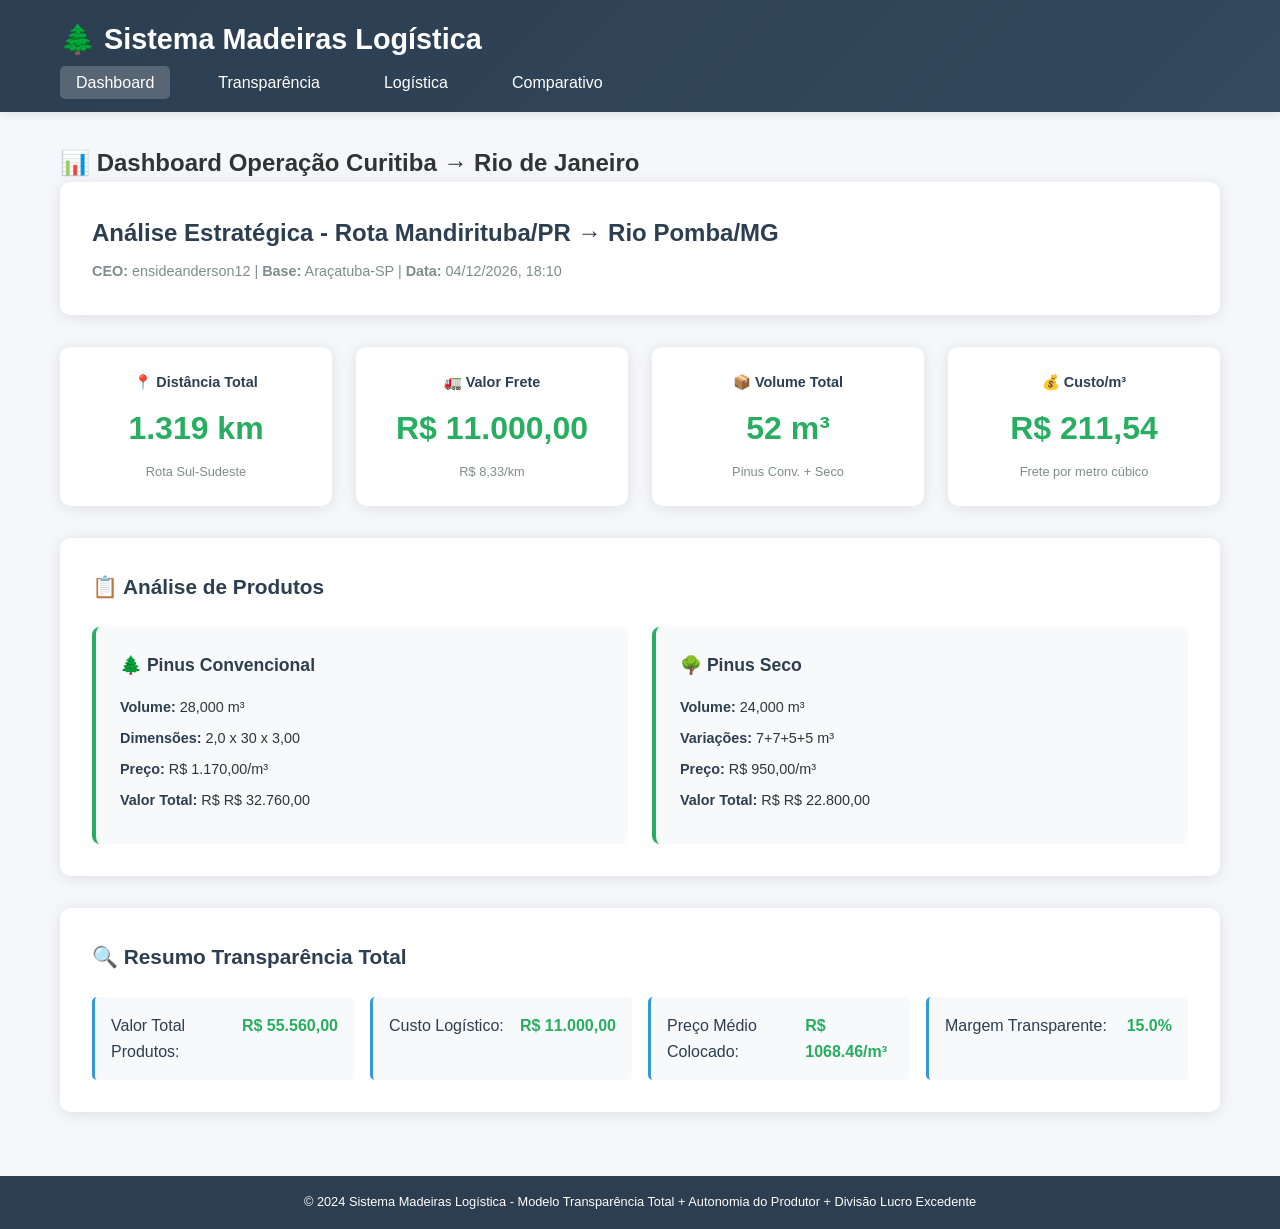
<file: index.html>
<!DOCTYPE html>
<html lang="pt-BR">
<head>
    <meta charset="UTF-8">
    <meta name="viewport" content="width=device-width, initial-scale=1.0">
    <title>Sistema Madeiras Logística - Análise Estratégica Curitiba-RJ</title>
    <link rel="stylesheet" href="assets/css/main.css">
    <link rel="stylesheet" href="assets/css/dashboard.css">
</head>
<body>
    <header class="main-header">
        <div class="container">
            <h1>🌲 Sistema Madeiras Logística</h1>
            <nav>
                <ul>
                    <li><a href="#dashboard" class="nav-link active">Dashboard</a></li>
                    <li><a href="#calculadora" class="nav-link">Transparência</a></li>
                    <li><a href="#logistica" class="nav-link">Logística</a></li>
                    <li><a href="#comparativo" class="nav-link">Comparativo</a></li>
                </ul>
            </nav>
        </div>
    </header>

    <main class="main-content">
        <!-- Dashboard Principal -->
        <section id="dashboard" class="section active">
            <div class="container">
                <h2>📊 Dashboard Operação Curitiba → Rio de Janeiro</h2>
                
                <div class="operation-header">
                    <div class="operation-info">
                        <h3>Análise Estratégica - Rota Mandirituba/PR → Rio Pomba/MG</h3>
                        <p><strong>CEO:</strong> ensideanderson12 | <strong>Base:</strong> Araçatuba-SP | <strong>Data:</strong> <span id="current-date"></span></p>
                    </div>
                </div>

                <div class="metrics-grid">
                    <div class="metric-card">
                        <h4>📍 Distância Total</h4>
                        <span class="metric-value">1.319 km</span>
                        <p>Rota Sul-Sudeste</p>
                    </div>
                    
                    <div class="metric-card">
                        <h4>🚛 Valor Frete</h4>
                        <span class="metric-value">R$ 11.000,00</span>
                        <p>R$ 8,33/km</p>
                    </div>
                    
                    <div class="metric-card">
                        <h4>📦 Volume Total</h4>
                        <span class="metric-value">52 m³</span>
                        <p>Pinus Conv. + Seco</p>
                    </div>
                    
                    <div class="metric-card">
                        <h4>💰 Custo/m³</h4>
                        <span class="metric-value">R$ 211,54</span>
                        <p>Frete por metro cúbico</p>
                    </div>
                </div>

                <div class="products-analysis">
                    <h3>📋 Análise de Produtos</h3>
                    <div class="products-grid">
                        <div class="product-card">
                            <h4>🌲 Pinus Convencional</h4>
                            <div class="product-details">
                                <p><strong>Volume:</strong> 28,000 m³</p>
                                <p><strong>Dimensões:</strong> 2,0 x 30 x 3,00</p>
                                <p><strong>Preço:</strong> R$ 1.170,00/m³</p>
                                <p><strong>Valor Total:</strong> R$ <span id="pinus-conv-total">32.760,00</span></p>
                            </div>
                        </div>
                        
                        <div class="product-card">
                            <h4>🌳 Pinus Seco</h4>
                            <div class="product-details">
                                <p><strong>Volume:</strong> 24,000 m³</p>
                                <p><strong>Variações:</strong> 7+7+5+5 m³</p>
                                <p><strong>Preço:</strong> R$ 950,00/m³</p>
                                <p><strong>Valor Total:</strong> R$ <span id="pinus-seco-total">22.800,00</span></p>
                            </div>
                        </div>
                    </div>
                </div>

                <div class="transparency-summary">
                    <h3>🔍 Resumo Transparência Total</h3>
                    <div class="transparency-grid">
                        <div class="transparency-item">
                            <label>Valor Total Produtos:</label>
                            <span id="total-products">R$ 55.560,00</span>
                        </div>
                        <div class="transparency-item">
                            <label>Custo Logístico:</label>
                            <span id="total-logistics">R$ 11.000,00</span>
                        </div>
                        <div class="transparency-item">
                            <label>Preço Médio Colocado:</label>
                            <span id="average-price">R$ 1.280,00/m³</span>
                        </div>
                        <div class="transparency-item">
                            <label>Margem Transparente:</label>
                            <span id="transparent-margin">15%</span>
                        </div>
                    </div>
                </div>
            </div>
        </section>

        <!-- Calculadora de Transparência -->
        <section id="calculadora" class="section">
            <div class="container">
                <h2>🧮 Calculadora Transparência Total</h2>
                <div class="calculator-content">
                    <!-- Conteúdo será carregado via JavaScript -->
                </div>
            </div>
        </section>

        <!-- Módulo Logística -->
        <section id="logistica" class="section">
            <div class="container">
                <h2>🚛 Módulo Logística Inteligente</h2>
                <div class="logistics-content">
                    <!-- Conteúdo será carregado via JavaScript -->
                </div>
            </div>
        </section>

        <!-- Sistema Comparativo -->
        <section id="comparativo" class="section">
            <div class="container">
                <h2>📈 Sistema de Análise Comparativa</h2>
                <div class="comparative-content">
                    <!-- Conteúdo será carregado via JavaScript -->
                </div>
            </div>
        </section>
    </main>

    <footer class="main-footer">
        <div class="container">
            <p>&copy; 2024 Sistema Madeiras Logística - Modelo Transparência Total + Autonomia do Produtor + Divisão Lucro Excedente</p>
        </div>
    </footer>

    <script src="assets/js/main.js"></script>
    <script src="assets/js/dashboard.js"></script>
    <script src="assets/js/calculator.js"></script>
    <script src="assets/js/logistics.js"></script>
</body>
</html>
</file>
<file: assets/css/main.css>
/* Reset e Base */
* {
    margin: 0;
    padding: 0;
    box-sizing: border-box;
}

body {
    font-family: 'Segoe UI', Tahoma, Geneva, Verdana, sans-serif;
    line-height: 1.6;
    color: #333;
    background-color: #f5f7fa;
}

.container {
    max-width: 1200px;
    margin: 0 auto;
    padding: 0 20px;
}

/* Header */
.main-header {
    background: linear-gradient(135deg, #2c3e50 0%, #34495e 100%);
    color: white;
    padding: 1rem 0;
    box-shadow: 0 2px 10px rgba(0,0,0,0.1);
}

.main-header h1 {
    font-size: 1.8rem;
    margin-bottom: 0.5rem;
}

.main-header nav ul {
    list-style: none;
    display: flex;
    gap: 2rem;
}

.nav-link {
    color: white;
    text-decoration: none;
    padding: 0.5rem 1rem;
    border-radius: 5px;
    transition: background-color 0.3s;
}

.nav-link:hover,
.nav-link.active {
    background-color: rgba(255,255,255,0.2);
}

/* Main Content */
.main-content {
    min-height: calc(100vh - 120px);
    padding: 2rem 0;
}

.section {
    display: none;
}

.section.active {
    display: block;
}

/* Operation Header */
.operation-header {
    background: white;
    padding: 2rem;
    border-radius: 10px;
    box-shadow: 0 2px 15px rgba(0,0,0,0.1);
    margin-bottom: 2rem;
}

.operation-info h3 {
    color: #2c3e50;
    font-size: 1.5rem;
    margin-bottom: 0.5rem;
}

.operation-info p {
    color: #7f8c8d;
    font-size: 0.9rem;
}

/* Metrics Grid */
.metrics-grid {
    display: grid;
    grid-template-columns: repeat(auto-fit, minmax(250px, 1fr));
    gap: 1.5rem;
    margin-bottom: 2rem;
}

.metric-card {
    background: white;
    padding: 1.5rem;
    border-radius: 10px;
    box-shadow: 0 2px 15px rgba(0,0,0,0.1);
    text-align: center;
    transition: transform 0.3s;
}

.metric-card:hover {
    transform: translateY(-2px);
}

.metric-card h4 {
    color: #2c3e50;
    margin-bottom: 0.5rem;
    font-size: 0.9rem;
}

.metric-value {
    display: block;
    font-size: 2rem;
    font-weight: bold;
    color: #27ae60;
    margin-bottom: 0.5rem;
}

.metric-card p {
    color: #7f8c8d;
    font-size: 0.8rem;
}

/* Products Analysis */
.products-analysis {
    background: white;
    padding: 2rem;
    border-radius: 10px;
    box-shadow: 0 2px 15px rgba(0,0,0,0.1);
    margin-bottom: 2rem;
}

.products-analysis h3 {
    color: #2c3e50;
    margin-bottom: 1.5rem;
    font-size: 1.3rem;
}

.products-grid {
    display: grid;
    grid-template-columns: repeat(auto-fit, minmax(300px, 1fr));
    gap: 1.5rem;
}

.product-card {
    background: #f8f9fa;
    padding: 1.5rem;
    border-radius: 8px;
    border-left: 4px solid #27ae60;
}

.product-card h4 {
    color: #2c3e50;
    margin-bottom: 1rem;
    font-size: 1.1rem;
}

.product-details p {
    margin-bottom: 0.5rem;
    font-size: 0.9rem;
}

.product-details strong {
    color: #2c3e50;
}

/* Transparency Summary */
.transparency-summary {
    background: white;
    padding: 2rem;
    border-radius: 10px;
    box-shadow: 0 2px 15px rgba(0,0,0,0.1);
}

.transparency-summary h3 {
    color: #2c3e50;
    margin-bottom: 1.5rem;
    font-size: 1.3rem;
}

.transparency-grid {
    display: grid;
    grid-template-columns: repeat(auto-fit, minmax(250px, 1fr));
    gap: 1rem;
}

.transparency-item {
    display: flex;
    justify-content: space-between;
    padding: 1rem;
    background: #f8f9fa;
    border-radius: 5px;
    border-left: 3px solid #3498db;
}

.transparency-item label {
    font-weight: 500;
    color: #2c3e50;
}

.transparency-item span {
    font-weight: bold;
    color: #27ae60;
}

/* Footer */
.main-footer {
    background: #2c3e50;
    color: white;
    text-align: center;
    padding: 1rem 0;
    margin-top: 2rem;
}

.main-footer p {
    font-size: 0.8rem;
}

/* Responsive */
@media (max-width: 768px) {
    .main-header nav ul {
        flex-direction: column;
        gap: 0.5rem;
    }
    
    .metrics-grid {
        grid-template-columns: 1fr;
    }
    
    .products-grid {
        grid-template-columns: 1fr;
    }
    
    .transparency-grid {
        grid-template-columns: 1fr;
    }
    
    .transparency-item {
        flex-direction: column;
        gap: 0.5rem;
    }
}
</file>
<file: assets/css/dashboard.css>
/* Dashboard Specific Styles */

/* Calculator Styles */
.calculator-container {
    background: white;
    padding: 2rem;
    border-radius: 10px;
    box-shadow: 0 2px 15px rgba(0,0,0,0.1);
    margin-bottom: 2rem;
}

.input-group {
    margin-bottom: 1.5rem;
}

.input-group label {
    display: block;
    margin-bottom: 0.5rem;
    font-weight: 500;
    color: #2c3e50;
}

.input-group input,
.input-group select {
    width: 100%;
    padding: 0.75rem;
    border: 1px solid #ddd;
    border-radius: 5px;
    font-size: 1rem;
}

.input-group input:focus,
.input-group select:focus {
    outline: none;
    border-color: #3498db;
    box-shadow: 0 0 0 2px rgba(52, 152, 219, 0.2);
}

.calculation-results {
    background: #f8f9fa;
    padding: 1.5rem;
    border-radius: 8px;
    border-left: 4px solid #27ae60;
    margin-top: 1.5rem;
}

.result-item {
    display: flex;
    justify-content: space-between;
    margin-bottom: 0.5rem;
    padding: 0.5rem 0;
    border-bottom: 1px solid #eee;
}

.result-item:last-child {
    border-bottom: none;
    font-weight: bold;
    font-size: 1.1rem;
}

.result-label {
    color: #2c3e50;
}

.result-value {
    color: #27ae60;
    font-weight: 500;
}

/* Logistics Module Styles */
.route-optimizer {
    background: white;
    padding: 2rem;
    border-radius: 10px;
    box-shadow: 0 2px 15px rgba(0,0,0,0.1);
    margin-bottom: 2rem;
}

.route-info {
    display: grid;
    grid-template-columns: repeat(auto-fit, minmax(200px, 1fr));
    gap: 1rem;
    margin-bottom: 1.5rem;
}

.route-detail {
    background: #f8f9fa;
    padding: 1rem;
    border-radius: 5px;
    text-align: center;
}

.route-detail h4 {
    color: #2c3e50;
    margin-bottom: 0.5rem;
    font-size: 0.9rem;
}

.route-value {
    font-size: 1.5rem;
    font-weight: bold;
    color: #3498db;
}

.transportadoras-list {
    background: #f8f9fa;
    padding: 1.5rem;
    border-radius: 8px;
    margin-top: 1.5rem;
}

.transportadora-item {
    display: flex;
    justify-content: space-between;
    align-items: center;
    padding: 1rem;
    background: white;
    border-radius: 5px;
    margin-bottom: 0.5rem;
    box-shadow: 0 1px 3px rgba(0,0,0,0.1);
}

.transportadora-info h5 {
    color: #2c3e50;
    margin-bottom: 0.2rem;
}

.transportadora-info p {
    color: #7f8c8d;
    font-size: 0.8rem;
}

.transportadora-price {
    font-weight: bold;
    color: #27ae60;
}

/* Comparative Analysis Styles */
.comparison-grid {
    display: grid;
    grid-template-columns: repeat(auto-fit, minmax(300px, 1fr));
    gap: 1.5rem;
    margin-bottom: 2rem;
}

.comparison-card {
    background: white;
    padding: 1.5rem;
    border-radius: 10px;
    box-shadow: 0 2px 15px rgba(0,0,0,0.1);
}

.comparison-card h4 {
    color: #2c3e50;
    margin-bottom: 1rem;
    padding-bottom: 0.5rem;
    border-bottom: 2px solid #3498db;
}

.comparison-item {
    display: flex;
    justify-content: space-between;
    margin-bottom: 0.5rem;
    padding: 0.3rem 0;
}

.comparison-label {
    color: #7f8c8d;
    font-size: 0.9rem;
}

.comparison-value {
    font-weight: 500;
    color: #2c3e50;
}

.profit-sharing-visual {
    background: linear-gradient(90deg, #27ae60 70%, #3498db 30%);
    height: 20px;
    border-radius: 10px;
    margin: 1rem 0;
    position: relative;
}

.profit-sharing-visual::after {
    content: '70% Fornecedor | 30% Sistema';
    position: absolute;
    top: 25px;
    left: 0;
    font-size: 0.8rem;
    color: #7f8c8d;
}

/* Buttons */
.btn {
    padding: 0.75rem 1.5rem;
    border: none;
    border-radius: 5px;
    cursor: pointer;
    font-size: 1rem;
    transition: all 0.3s;
    text-decoration: none;
    display: inline-block;
    text-align: center;
}

.btn-primary {
    background: #3498db;
    color: white;
}

.btn-primary:hover {
    background: #2980b9;
}

.btn-success {
    background: #27ae60;
    color: white;
}

.btn-success:hover {
    background: #229954;
}

.btn-secondary {
    background: #95a5a6;
    color: white;
}

.btn-secondary:hover {
    background: #7f8c8d;
}

/* Form Grid */
.form-grid {
    display: grid;
    grid-template-columns: repeat(auto-fit, minmax(250px, 1fr));
    gap: 1rem;
}

/* Alert Messages */
.alert {
    padding: 1rem;
    border-radius: 5px;
    margin-bottom: 1rem;
}

.alert-success {
    background: #d4edda;
    color: #155724;
    border: 1px solid #c3e6cb;
}

.alert-info {
    background: #cce7ff;
    color: #004085;
    border: 1px solid #99d3ff;
}

.alert-warning {
    background: #fff3cd;
    color: #856404;
    border: 1px solid #ffeaa7;
}
</file>
